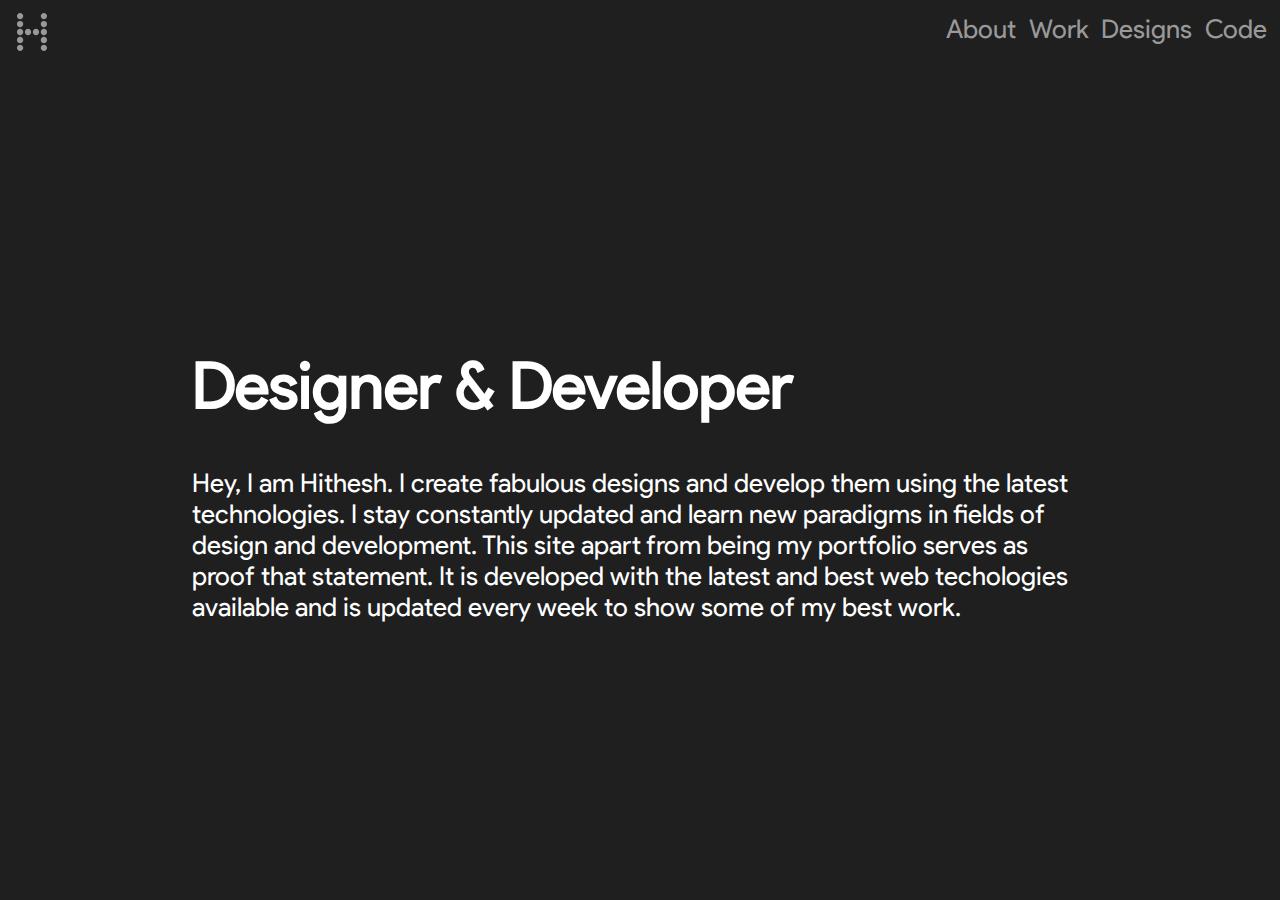
<file: index.html>
<!DOCTYPE html>
<html>

<head>
    <title>Hithesh's Profile</title>
    <meta name="description" content="This page is collection of Hithesh Viswanath's (pythonRam) all github projects and links">
    <link rel="author" href="https://plus.google.com/u/2/106258653280483727543" />
    <meta property="og:title" content="Ram Hithesh's Github page">
    <meta property="og:type" content="website">
    <meta property="og:image" content="https://pythonram.github.io/assets/img/hithesh-logo.svg">
    <meta property="og:url" content="https://pythonram.github.io/">
    <meta property="og:description" content="This page has all of Ram Hithesh's projects and source codes">
    <meta property="fb:admins" content="100001630854509">
    <meta name="twitter:card" content="This page has all of Ram Hithesh's projects and source codes">
    <meta name="twitter:url" content="www.pythonram.github.io/">
    <meta name="twitter:title" content="Ram Hithesh's Github page">
    <meta name="twitter:image" content="https://pythonram.github.io/assets/img/hithesh-logo.svg">
    <link rel="icon" href="assets/img/1x/favicon.png" type="image/png">
    <link type="text/css" rel="stylesheet" href="style.css" media="screen,projection" />
    <!--Let browser know website is optimized for mobile-->
    <meta name="viewport" content="width=device-width, initial-scale=1.0" />
</head>

<body>
    <div class="header">
        <div class="logo">
            <img src="assets/img/hithesh-logo.svg" alt="H">
            <h1>Hithesh</h1>
        </div>
        <div class="links">
            <a href="about">About</a>
            <a href="work">Work</a>
            <a href="designs">Designs</a>
            <a href="code">Code</a>
        </div>
    </div>
    <div class="breif">
        <h1>Designer & Developer</h1>
        <p>Hey, I am
            <b>Hithesh</b>. I create
            <b>fabulous</b> designs and develop them using the
            <b>latest</b> technologies. I stay constantly updated and learn
            <b>new paradigms</b> in fields of design and development. This
            <b>site</b> apart from being my portfolio serves as
            <b>proof</b> that statement. It is developed with the latest and best web techologies available and is
            <b>updated</b> every week to show some of my
            <b>best</b> work.</p>
        <div class="social">

        </div>
    </div>
    <!--Import jQuery before materialize.js-->
    <script type="text/javascript " src="script.js "></script>

</body>

</html>
</file>
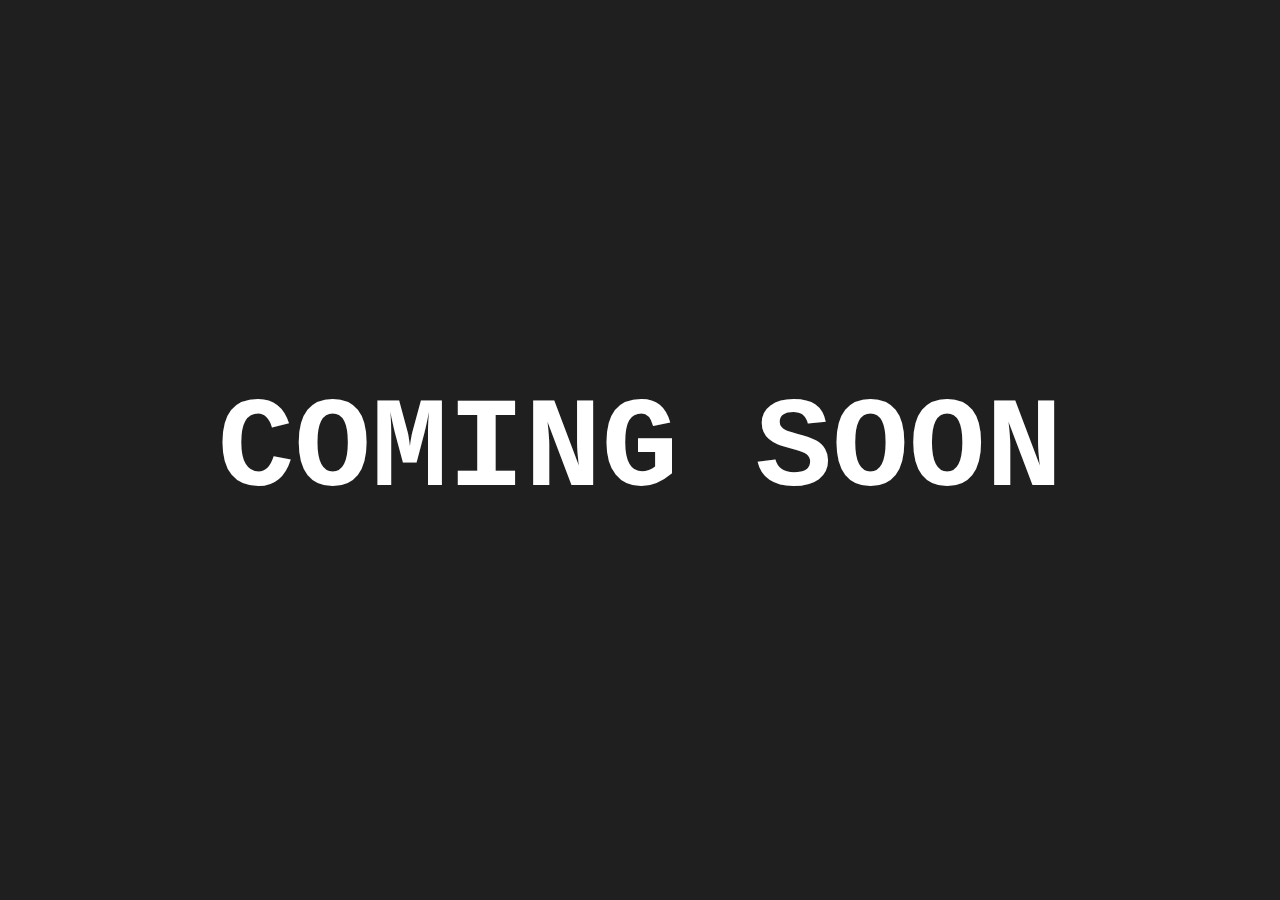
<file: about/index.html>
<!DOCTYPE html>
<html>

<head>
    <title>Hithesh's Profile</title>
    <link rel="icon" href="images/SVG/hithesh.svg">
    <meta name="description" content="This page is collection of Hithesh Viswanath's (pythonRam) all github projects and links">
    <link rel="author" href="https://plus.google.com/u/2/106258653280483727543" />
    <meta property="og:title" content="Ram Hithesh's Github page">
    <meta property="og:type" content="website">
    <meta property="og:image" content="https://pythonram.github.io/images/SVG/hithesh.svg">
    <meta property="og:url" content="https://pythonram.github.io/">
    <meta property="og:description" content="This page has all of Ram Hithesh's projects and source codes">
    <meta property="fb:admins" content="100001630854509">
    <meta name="twitter:card" content="This page has all of Ram Hithesh's projects and source codes">
    <meta name="twitter:url" content="www.pythonram.github.io/">
    <meta name="twitter:title" content="Ram Hithesh's Github page">
    <meta name="twitter:image" content="https://pythonram.github.io/images/SVG/hithesh.svg">


    <!-- <link type="text/css" rel="stylesheet" href="style.css" media="screen,projection" /> -->
    <!--Let browser know website is optimized for mobile-->
    <meta name="viewport" content="width=device-width, initial-scale=1.0" />
</head>

<body>
    <div>
            <h1>
                    COMING SOON
                </h1>
    </div>
   
    <!--Import jQuery before materialize.js-->
    <!-- <script type="text/javascript " src="script.js "></script> -->
<style>
    body{
        margin: 0px;
        background-color: #1f1f1f;
        font-family: 'Courier New', Courier, monospace;
        width: 100vw;
        height: 100vh;
        display: table;
        overflow: hidden;
    }
    body>div{
        vertical-align: middle;
        display: table-cell;
        text-align: center;
    }
    h1{
        font-size: 10vw;
        margin: auto;
        color: white;
    }
</style>
</body>

</html>
</file>
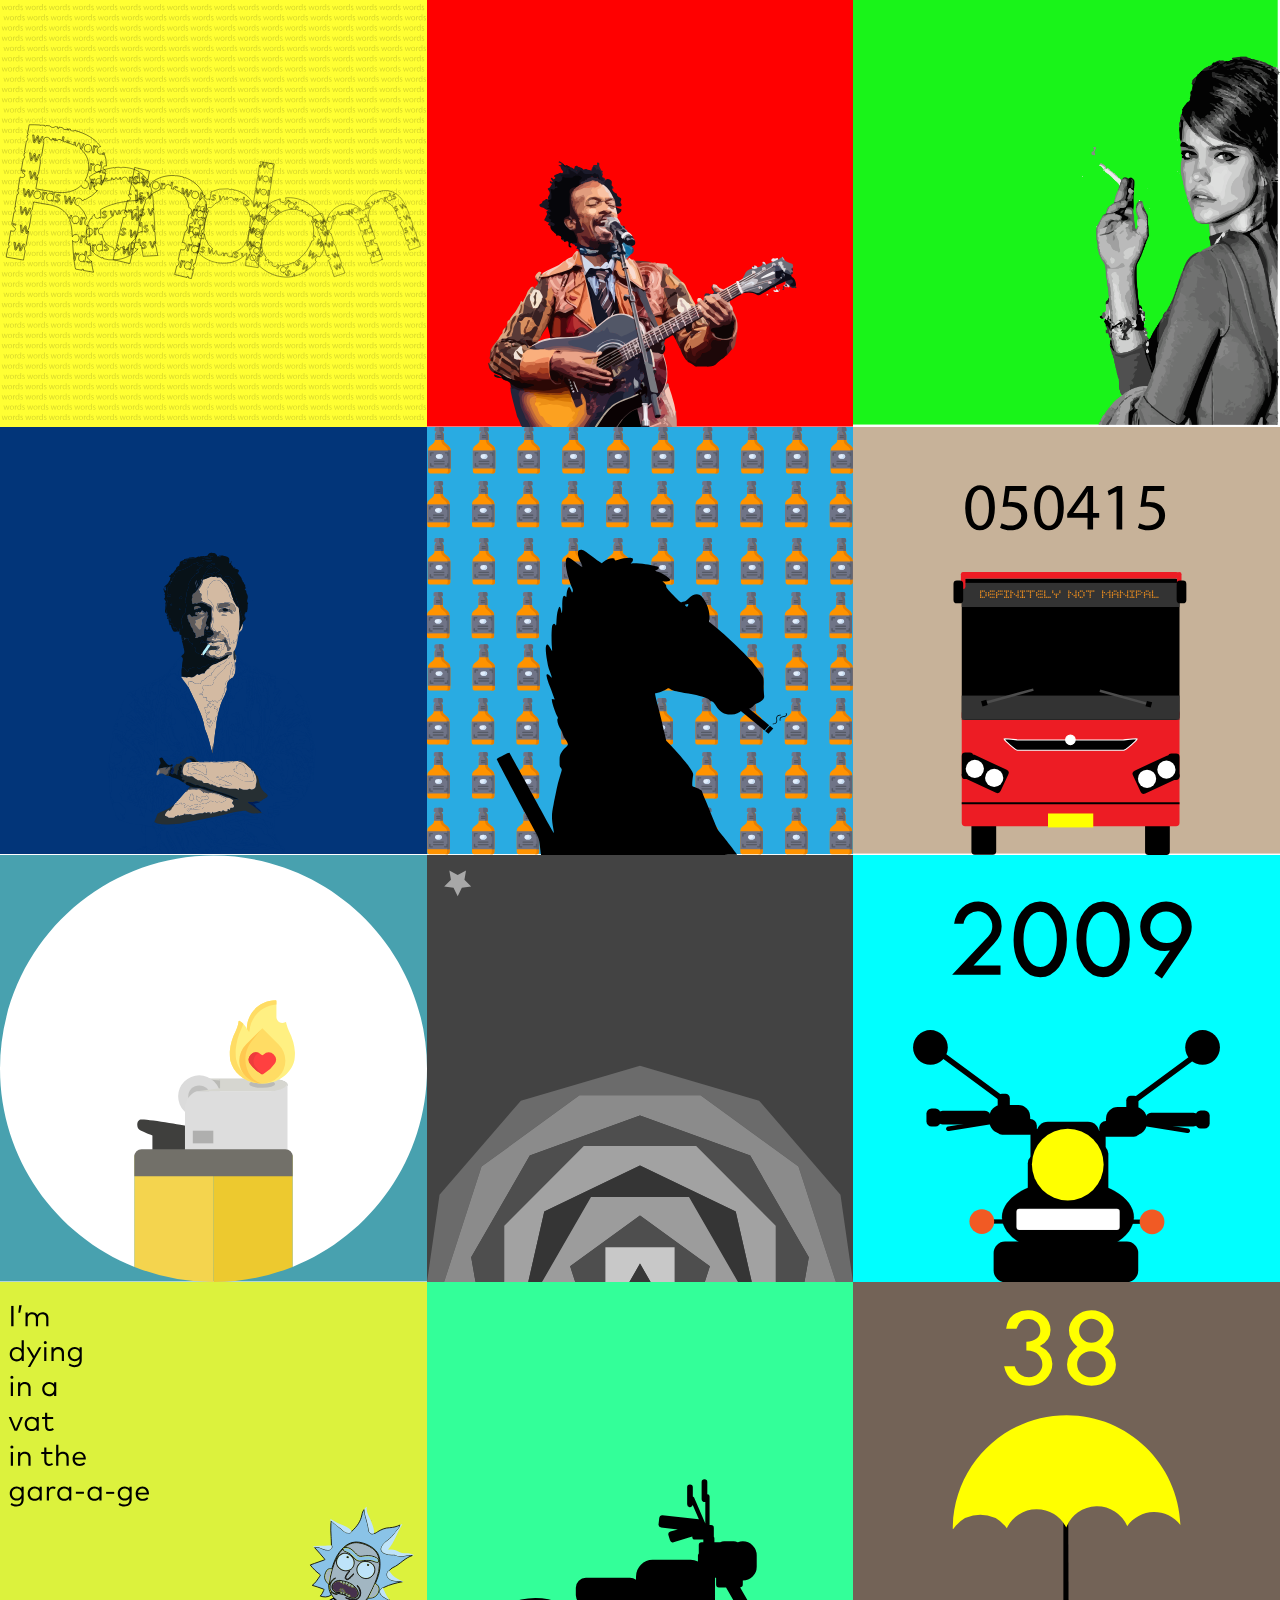
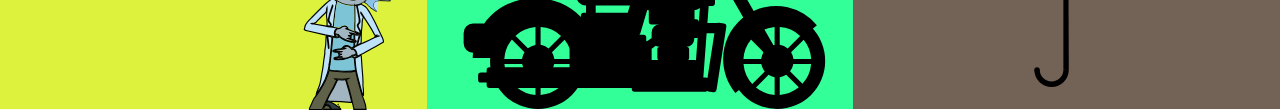
<file: moodboard/index.html>
<!DOCTYPE html>
<html lang="en">

<head>
    <meta charset="UTF-8">
    <meta name="viewport" content="width=device-width, initial-scale=1.0">
    <meta http-equiv="X-UA-Compatible" content="ie=edge">
    <title>Moodboard</title>
</head>

<body>
    <div class="grid">
            <img src="assets/random words.svg" alt="Random Words" class="grid-element">        
        <img src="assets/fantastic negrito.svg" alt="fantastic negrito" class="grid-element">

        <img src="assets/barbara.png" alt="barbara palvin" class="grid-element">
        <img src="assets/hank.svg" alt="hank moody" class="grid-element">

        <img src="assets/bojack.svg" alt="Bojack Horsemen" class="grid-element">
        <img src="assets/Bus.svg" alt="manipal bus" class="grid-element">
        <img src="assets/lighter.svg" alt="lighter love" class="grid-element">
        <img src="assets/menaing less.svg" alt="star in the sky" class="grid-element">
        <img src="assets/Royal Enfield with Text.svg" alt="royal Enfield" class="grid-element">
        <img src="assets/tiny rick.svg" alt="tiny rick" class="grid-element">
        <img src="assets/Bike for website.svg" alt="Bike for website" class="grid-element">

        <img src="assets/Yellow Umbrella.svg" alt="yellow Umbrella" class="grid-element">
    </div>
    <style>
        body {
            width: 100%;
            margin: auto;

        }

        .grid {
            display: grid;
            grid-template-columns: 1fr 1fr 1fr;
            grid-template-rows: 1fr;

        }

        .grid-element {
            width: 100%;
            height: auto;
            overflow-x: hidden;
        }

        @media only screen and (max-width:600px) and (min-width: 300px) {
            .grid {
                display: grid;
                grid-template-columns: 1fr 1fr;
                grid-template-rows: 1fr;

            }
            .grid-element {
                width: 100%;
                height: auto;
            }
        }
        
        @media only screen and (max-width:300px) {
            .grid {
                display: grid;
                grid-template-columns: 1fr;
                grid-template-rows: 1fr;

            }
            .grid-element {
                width: 100%;
                height: auto;
            }
        }
        
    </style>
</body>

</html>
</file>
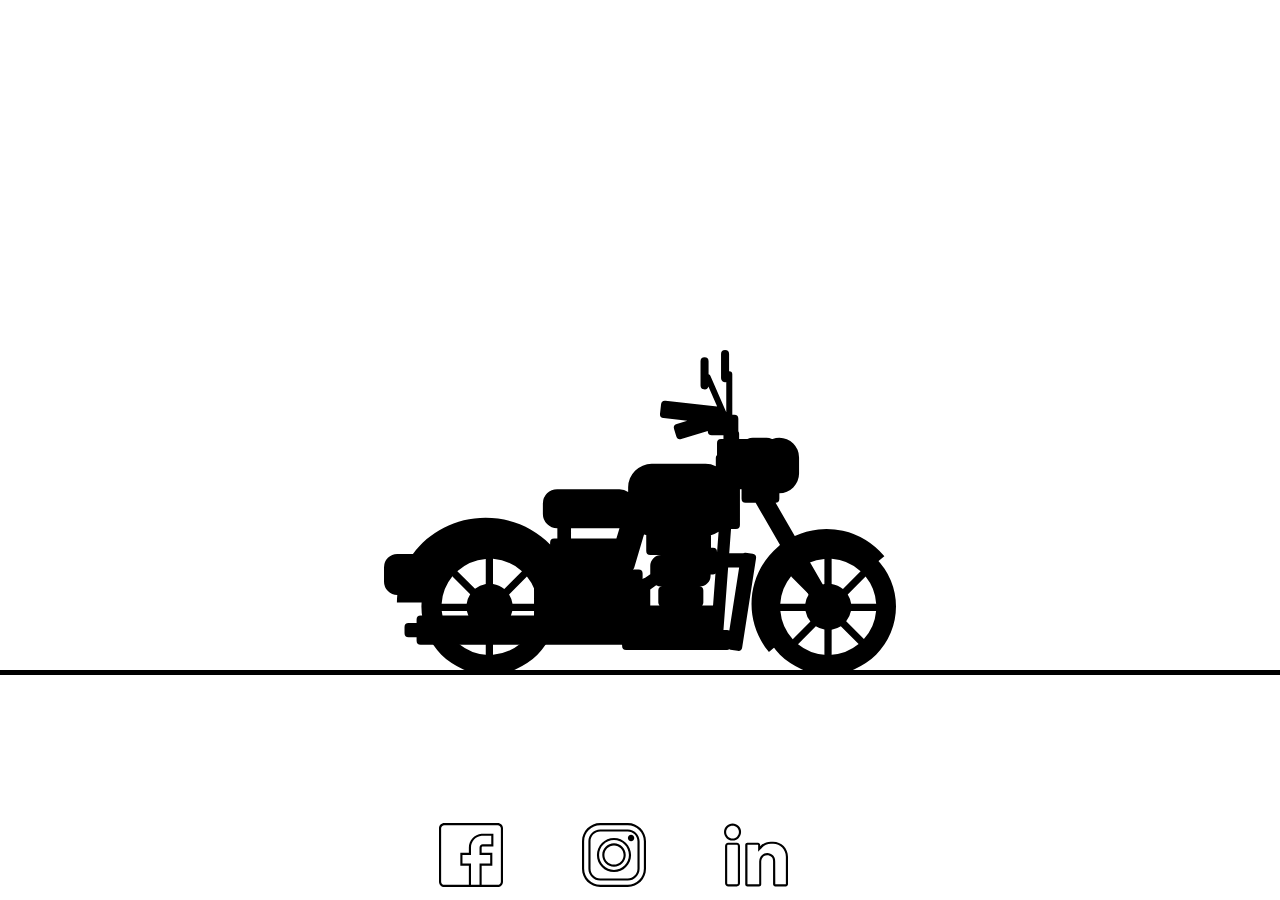
<file: uncaped._.crusader/index.html>
<!doctype html>
<html lang="en">
<head>
  <meta charset="utf-8">
  <title>Uncaped</title>
  <base href="/uncaped._.crusader/">
  <meta name="viewport" content="width=device-width, initial-scale=1">
  <link rel="icon" type="image/x-icon" href="../images/SVG/hithesh.svg">
</head>
<body>
  <app-root></app-root>
<script type="text/javascript" src="inline.bundle.js"></script><script type="text/javascript" src="polyfills.bundle.js"></script><script type="text/javascript" src="styles.bundle.js"></script><script type="text/javascript" src="vendor.bundle.js"></script><script type="text/javascript" src="main.bundle.js"></script></body>
</html>
</file>
<file: style.css>
@font-face {
    src: url('assets/fonts/sans/Sans_Regular.ttf');
    font-family: 'Sans';
}

body {
    margin: 0px;
    padding: 0px;
    overflow-x: hidden;
    background: #1f1f1f;
    width: 100vw;
    height: 100vh;
}

.header {
    width: 100%;
    display: flex;
    height: 6vw;
    flex-direction: row;
    justify-content: space-between;
}

.logo {
    display: flex;
}

.logo>img {
    width: 3vw;
    height: 3vw;
    margin: 1vw;
    cursor: pointer;
}

.logo>h1 {
    opacity: 0;
    font-family: 'sans';
    font-size: 2vw;
    color: white;
    font-weight: 100;
    transition: opacity 0.2s linear;
}

.logo>img:hover+h1 {
    opacity: 100;
}

div.links {
    display: flex;
    flex-direction: row;
    justify-content: space-evenly;
    margin: 1vw;
}

div.links>a {
    font-family: 'sans';
    font-size: 2vw;
    text-decoration: none;
    color: #999999;
    margin-left: 1vw;
    transition: all 0.4s ease-in-out;
}

div.links>a:hover {
    border-width: 0px;
    border-style: groove;
    border-color: white;
    color: white;
    font-size: 3vw;
    border-bottom-width: 0.1vw;
}

div.breif {
    width: 70vw;
    max-width: 960px;
    margin: auto;
    margin-top: 30vh;
    transition: all 0.2s linear;
}

div.breif>h1 {
    font-family: 'sans';
    font-weight: bold;
    font-size: 5vw;
    color: white;
}

div.breif>p {
    font-family: 'sans';
    font-weight: bold;
    font-size: 2vw;
    font-weight: 100;
    color: white;
}

@media only screen and (max-width: 600px) {
    body {
        display: flex;
        flex-direction: row;
    }
    div.header {
        display: flex !important;
        flex-direction: column;
        justify-content: space-between;
        width: 30vw;
        height: 100vh;
    }
    div.links {
        flex-direction: column !important;
        justify-content: space-around !important;
        height: 40vh;
        margin-bottom: 30vh !important;
    }
    div.logo>img {
        width: 10vw;
        height: 10vw;
        margin: 2vw;
    }
    div.links>a {
        font-size: 5vw !important;
    }
    div.breif {
        margin-top: 5vh;
    }
    div.breif>h1{
        font-size: 10vw;
    }
    div.breif>p{
        font-size: 6vw;
    }
    div.logo>h1{
        font-size: 5vw;
    }
}
</file>
